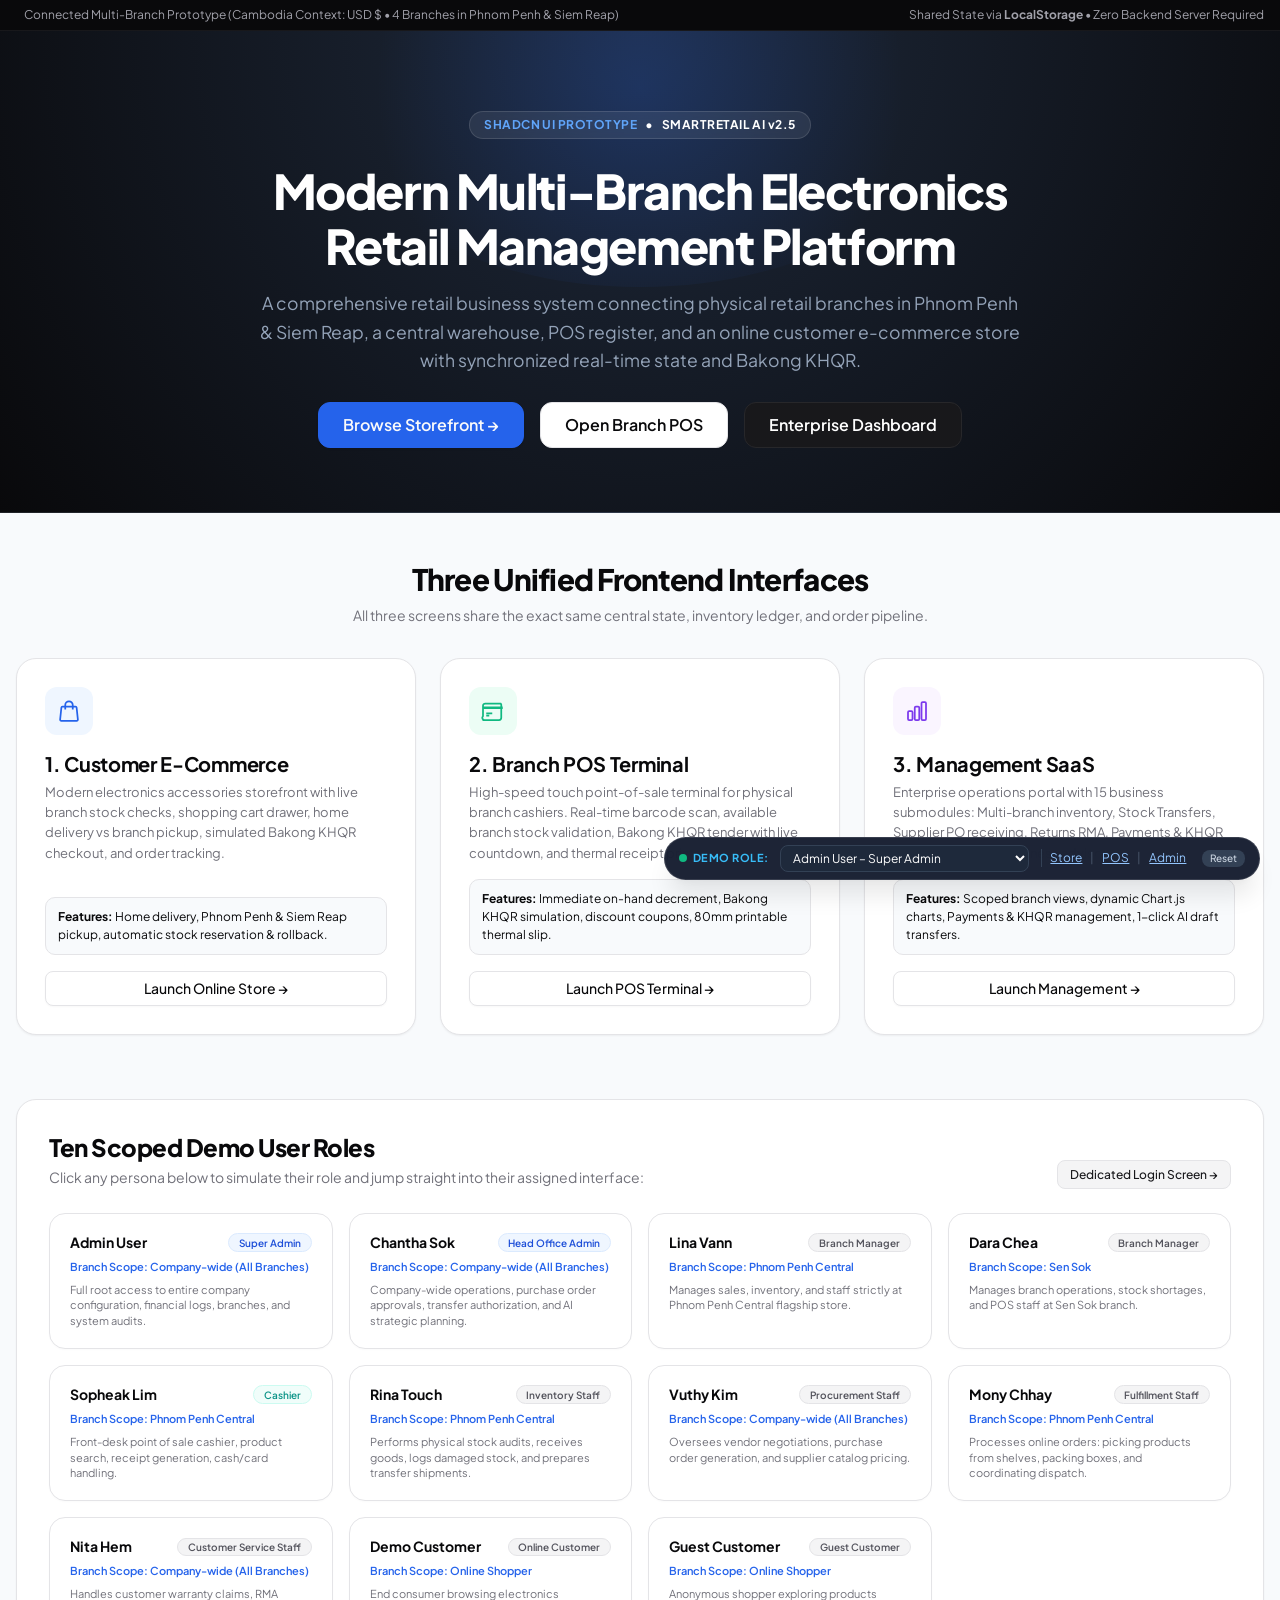
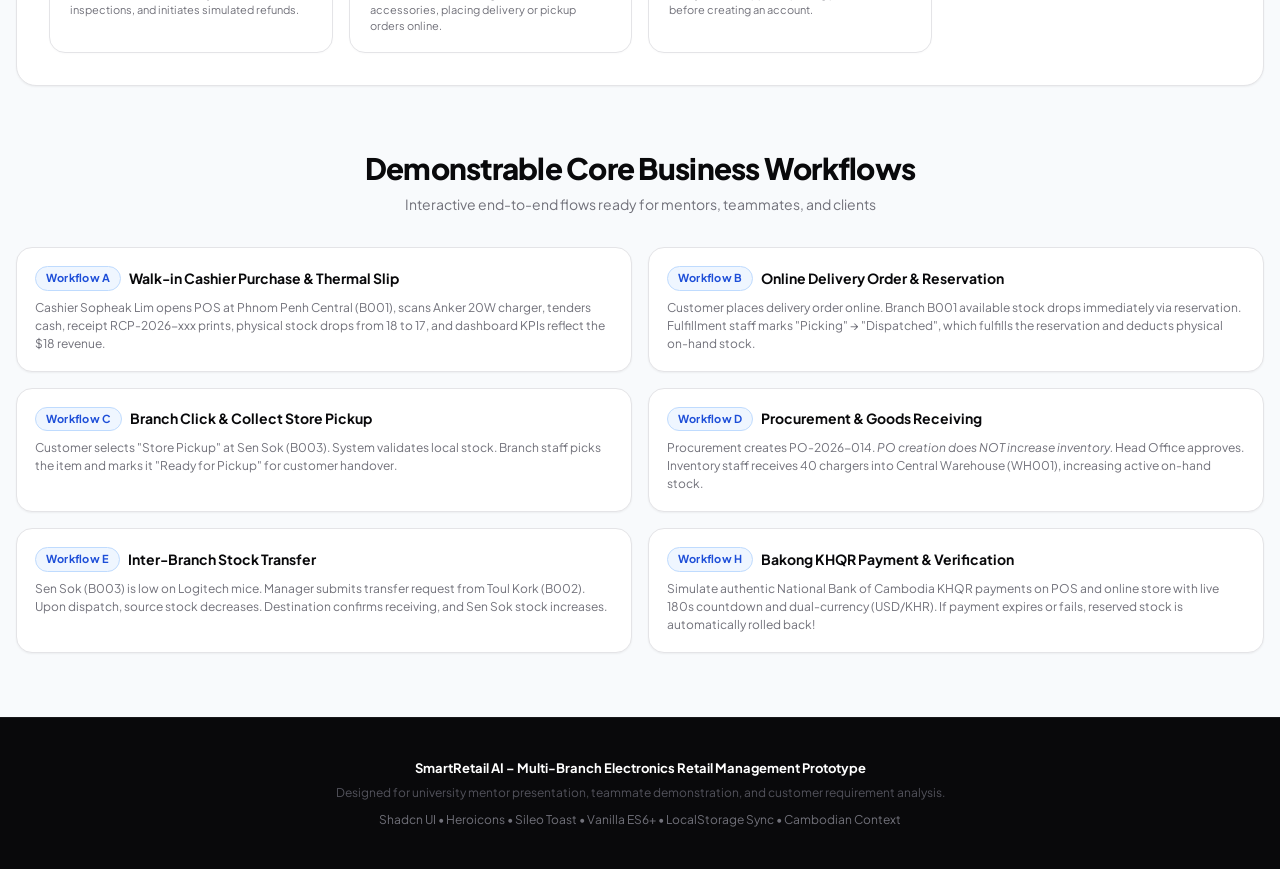
<file: index.html>
<!DOCTYPE html>
<html lang="en">
<head>
  <meta charset="UTF-8" />
  <meta name="viewport" content="width=device-width, initial-scale=1.0" />
  <title>SmartRetail AI – Multi-Branch Retail Management Platform</title>

  <!-- Google Fonts: Plus Jakarta Sans & JetBrains Mono -->
  <link rel="preconnect" href="https://fonts.googleapis.com">
  <link rel="preconnect" href="https://fonts.gstatic.com" crossorigin>
  <link href="https://fonts.googleapis.com/css2?family=Plus+Jakarta+Sans:wght@400;500;600;700;800&family=JetBrains+Mono:wght@400;500;600&display=swap" rel="stylesheet">

  <!-- Design System CSS -->
  <link rel="stylesheet" href="css/variables.css" />
  <link rel="stylesheet" href="css/global.css" />
  <link rel="stylesheet" href="css/components.css" />

  <style>
    .portal-hero {
      background: radial-gradient(circle at 50% 0%, #1e293b 0%, #09090b 100%);
      color: white;
      padding: 5rem 0 4rem;
      text-align: center;
      position: relative;
      overflow: hidden;
      border-bottom: 1px solid rgba(255, 255, 255, 0.08);
    }
    .portal-hero::after {
      content: '';
      position: absolute;
      top: -30%;
      left: 50%;
      transform: translateX(-50%);
      width: 640px;
      height: 400px;
      background: radial-gradient(circle, rgba(37, 99, 235, 0.22) 0%, transparent 70%);
      border-radius: 50%;
      pointer-events: none;
    }
    .app-card {
      background: #ffffff;
      border: 1px solid var(--border);
      border-radius: var(--radius-2xl);
      padding: 1.75rem;
      transition: all var(--transition-normal);
      display: flex;
      flex-direction: column;
      position: relative;
      box-shadow: var(--shadow-xs);
    }
    .app-card:hover {
      transform: translateY(-4px);
      box-shadow: var(--shadow-lg);
      border-color: #2563eb;
    }
    .role-grid {
      display: grid;
      grid-template-columns: repeat(auto-fill, minmax(280px, 1fr));
      gap: 1rem;
      margin-top: 1.5rem;
    }
    .role-card {
      background: #ffffff;
      border: 1px solid var(--border);
      border-radius: var(--radius-xl);
      padding: 1.15rem 1.25rem;
      cursor: pointer;
      transition: all var(--transition-fast);
      display: flex;
      flex-direction: column;
      gap: 6px;
      box-shadow: 0 1px 2px rgba(0, 0, 0, 0.02);
    }
    .role-card:hover {
      border-color: #2563eb;
      background: #f8fafc;
      transform: translateY(-2px);
      box-shadow: var(--shadow-sm);
    }
    .workflow-pill {
      display: inline-flex;
      align-items: center;
      gap: 6px;
      padding: 3px 10px;
      border-radius: var(--radius-full);
      background: #eff6ff;
      color: #1d4ed8;
      font-size: 0.6875rem;
      font-weight: 700;
      border: 1px solid #bfdbfe;
      letter-spacing: 0.02em;
    }
  </style>
</head>
<body>

  <!-- Top Announcement Bar -->
  <header style="background:#09090b; color:#a1a1aa; font-size:12px; padding:6px 0; border-bottom:1px solid #18181b;">
    <div class="container flex justify-between items-center">
      <div class="flex items-center gap-2">
        <span class="sync-indicator"></span>
        <span>Connected Multi-Branch Prototype (Cambodia Context: USD $ &bull; 4 Branches in Phnom Penh & Siem Reap)</span>
      </div>
      <div>
        <span>Shared State via <strong>LocalStorage</strong> &bull; Zero Backend Server Required</span>
      </div>
    </div>
  </header>

  <!-- Hero Banner -->
  <section class="portal-hero">
    <div class="container" style="position:relative; z-index:2;">
      <div style="display:inline-flex; align-items:center; gap:8px; background:rgba(255,255,255,0.08); border:1px solid rgba(255,255,255,0.12); backdrop-filter:blur(8px); padding:4px 14px; border-radius:999px; font-size:12px; font-weight:700; letter-spacing:0.04em; margin-bottom:1.5rem;">
        <span style="color:#60a5fa;">SHADCN UI PROTOTYPE</span> &bull; <span>SMARTRETAIL AI v2.5</span>
      </div>
      <h1 style="font-size:3rem; font-weight:800; color:white; line-height:1.15; margin-bottom:16px; letter-spacing:-0.03em;">
        Modern Multi-Branch Electronics<br/>Retail Management Platform
      </h1>
      <p style="font-size:1.1rem; color:#94a3b8; max-width:760px; margin:0 auto 28px; line-height:1.6;">
        A comprehensive retail business system connecting physical retail branches in Phnom Penh & Siem Reap,
        a central warehouse, POS register, and an online customer e-commerce store with synchronized real-time state and Bakong KHQR.
      </p>

      <div class="flex justify-center gap-4 flex-wrap">
        <a href="store.html" class="btn btn-primary btn-lg" style="background:#2563eb; border-color:#2563eb;">
          Browse Storefront &rarr;
        </a>
        <a href="pos.html" class="btn btn-outline btn-lg" style="background:white; color:#09090b;">
          Open Branch POS
        </a>
        <a href="admin.html" class="btn btn-secondary btn-lg" style="background:#18181b; color:#ffffff; border-color:#27272a;">
          Enterprise Dashboard
        </a>
      </div>
    </div>
  </section>

  <!-- Main Container -->
  <main class="container" style="padding-top:var(--space-12); padding-bottom:var(--space-16);">

    <!-- Section: The 3 Connected Interfaces -->
    <div style="margin-bottom:var(--space-16);">
      <div style="text-align:center; margin-bottom:var(--space-8);">
        <h2 style="font-size:1.85rem; font-weight:800; margin-bottom:6px; letter-spacing:-0.025em;">Three Unified Frontend Interfaces</h2>
        <p style="color:var(--muted-foreground); font-size:14px;">All three screens share the exact same central state, inventory ledger, and order pipeline.</p>
      </div>

      <div class="grid grid-cols-3 gap-6">
        <!-- Storefront Card -->
        <div class="app-card">
          <div style="width:48px; height:48px; border-radius:12px; background:#eff6ff; color:#2563eb; display:flex; align-items:center; justify-content:center; margin-bottom:16px;">
            <svg width="24" height="24" viewBox="0 0 24 24" fill="none" stroke="currentColor" stroke-width="1.75"><path d="M15.75 10.5V6a3.75 3.75 0 10-7.5 0v4.5m11.356-1.993l1.263 12c.07.665-.45 1.243-1.119 1.243H4.25c-.669 0-1.189-.578-1.119-1.243l1.263-12A1.125 1.125 0 015.513 7.5h12.974c.576 0 1.059.435 1.119.993z"/></svg>
          </div>
          <h3 style="font-size:1.25rem; font-weight:700; margin-bottom:6px; letter-spacing:-0.015em;">1. Customer E-Commerce</h3>
          <p style="font-size:13px; color:var(--muted-foreground); line-height:1.55; margin-bottom:16px; flex:1;">
            Modern electronics accessories storefront with live branch stock checks, shopping cart drawer, home delivery vs branch pickup, simulated Bakong KHQR checkout, and order tracking.
          </p>
          <div style="font-size:12px; color:var(--foreground); margin-bottom:16px; padding:10px 12px; background:#f8fafc; border-radius:10px; border:1px solid var(--border);">
            <strong>Features:</strong> Home delivery, Phnom Penh & Siem Reap pickup, automatic stock reservation & rollback.
          </div>
          <a href="store.html" class="btn btn-outline w-full justify-center">Launch Online Store &rarr;</a>
        </div>

        <!-- POS Card -->
        <div class="app-card">
          <div style="width:48px; height:48px; border-radius:12px; background:#ecfdf5; color:#10b981; display:flex; align-items:center; justify-content:center; margin-bottom:16px;">
            <svg width="24" height="24" viewBox="0 0 24 24" fill="none" stroke="currentColor" stroke-width="1.75"><path d="M2.25 8.25h19.5M2.25 9h19.5m-16.5 5.25h6m-6 2.25h3m-6.75 4.5h16.5a2.25 2.25 0 002.25-2.25V6.75A2.25 2.25 0 0019.5 4.5H4.25A2.25 2.25 0 002 6.75v10.5A2.25 2.25 0 004.25 21z"/></svg>
          </div>
          <h3 style="font-size:1.25rem; font-weight:700; margin-bottom:6px; letter-spacing:-0.015em;">2. Branch POS Terminal</h3>
          <p style="font-size:13px; color:var(--muted-foreground); line-height:1.55; margin-bottom:16px; flex:1;">
            High-speed touch point-of-sale terminal for physical branch cashiers. Real-time barcode scan, available branch stock validation, Bakong KHQR tender with live countdown, and thermal receipt print.
          </p>
          <div style="font-size:12px; color:var(--foreground); margin-bottom:16px; padding:10px 12px; background:#f8fafc; border-radius:10px; border:1px solid var(--border);">
            <strong>Features:</strong> Immediate on-hand decrement, Bakong KHQR simulation, discount coupons, 80mm printable thermal slip.
          </div>
          <a href="pos.html" class="btn btn-outline w-full justify-center">Launch POS Terminal &rarr;</a>
        </div>

        <!-- Admin Card -->
        <div class="app-card">
          <div style="width:48px; height:48px; border-radius:12px; background:#faf5ff; color:#7c3aed; display:flex; align-items:center; justify-content:center; margin-bottom:16px;">
            <svg width="24" height="24" viewBox="0 0 24 24" fill="none" stroke="currentColor" stroke-width="1.75"><path d="M3 13.125C3 12.504 3.504 12 4.125 12h2.25c.621 0 1.125.504 1.125 1.125v6.75C7.5 20.496 6.996 21 6.375 21h-2.25A1.125 1.125 0 013 19.875v-6.75zM9.75 8.625c0-.621.504-1.125 1.125-1.125h2.25c.621 0 1.125.504 1.125 1.125v11.25c0 .621-.504 1.125-1.125 1.125h-2.25a1.125 1.125 0 01-1.125-1.125V8.625zM16.5 4.125c0-.621.504-1.125 1.125-1.125h2.25C20.496 3 21 3.504 21 4.125v15.75c0 .621-.504 1.125-1.125 1.125h-2.25a1.125 1.125 0 01-1.125-1.125V4.125z"/></svg>
          </div>
          <h3 style="font-size:1.25rem; font-weight:700; margin-bottom:6px; letter-spacing:-0.015em;">3. Management SaaS</h3>
          <p style="font-size:13px; color:var(--muted-foreground); line-height:1.55; margin-bottom:16px; flex:1;">
            Enterprise operations portal with 15 business submodules: Multi-branch inventory, Stock Transfers, Supplier PO receiving, Returns RMA, Payments & KHQR Ledger, and live AI business advisor.
          </p>
          <div style="font-size:12px; color:var(--foreground); margin-bottom:16px; padding:10px 12px; background:#f8fafc; border-radius:10px; border:1px solid var(--border);">
            <strong>Features:</strong> Scoped branch views, dynamic Chart.js charts, Payments & KHQR management, 1-click AI draft transfers.
          </div>
          <a href="admin.html" class="btn btn-outline w-full justify-center">Launch Management &rarr;</a>
        </div>
      </div>
    </div>

    <!-- Section: 10 Demo Roles Showcase & Instant Switcher -->
    <div style="background:#ffffff; border:1px solid var(--border); border-radius:var(--radius-2xl); padding:2rem; margin-bottom:var(--space-16); box-shadow:var(--shadow-xs);">
      <div style="display:flex; justify-content:space-between; align-items:flex-end; margin-bottom:1.25rem; flex-wrap:wrap; gap:16px;">
        <div>
          <h2 style="font-size:1.5rem; font-weight:800; margin-bottom:4px; letter-spacing:-0.02em;">Ten Scoped Demo User Roles</h2>
          <p style="font-size:14px; color:var(--muted-foreground);">Click any persona below to simulate their role and jump straight into their assigned interface:</p>
        </div>
        <a href="login.html" class="btn btn-secondary btn-sm">Dedicated Login Screen &rarr;</a>
      </div>

      <div class="role-grid" id="portal-role-grid">
        <!-- Rendered dynamically -->
      </div>
    </div>

    <!-- Section: Core Business Workflows -->
    <div>
      <div style="text-align:center; margin-bottom:var(--space-8);">
        <h2 style="font-size:1.85rem; font-weight:800; margin-bottom:6px; letter-spacing:-0.025em;">Demonstrable Core Business Workflows</h2>
        <p style="color:var(--muted-foreground); font-size:14px;">Interactive end-to-end flows ready for mentors, teammates, and clients</p>
      </div>

      <div class="grid grid-cols-2 gap-4">
        <div class="card" style="padding:18px;">
          <div style="display:flex; align-items:center; gap:8px; margin-bottom:8px;">
            <span class="workflow-pill">Workflow A</span>
            <h4 style="font-size:14px; font-weight:700;">Walk-in Cashier Purchase & Thermal Slip</h4>
          </div>
          <p style="font-size:12px; color:var(--muted-foreground); line-height:1.5;">
            Cashier Sopheak Lim opens POS at Phnom Penh Central (B001), scans Anker 20W charger, tenders cash, receipt RCP-2026-xxx prints, physical stock drops from 18 to 17, and dashboard KPIs reflect the $18 revenue.
          </p>
        </div>

        <div class="card" style="padding:18px;">
          <div style="display:flex; align-items:center; gap:8px; margin-bottom:8px;">
            <span class="workflow-pill">Workflow B</span>
            <h4 style="font-size:14px; font-weight:700;">Online Delivery Order & Reservation</h4>
          </div>
          <p style="font-size:12px; color:var(--muted-foreground); line-height:1.5;">
            Customer places delivery order online. Branch B001 available stock drops immediately via reservation. Fulfillment staff marks "Picking" &rarr; "Dispatched", which fulfills the reservation and deducts physical on-hand stock.
          </p>
        </div>

        <div class="card" style="padding:18px;">
          <div style="display:flex; align-items:center; gap:8px; margin-bottom:8px;">
            <span class="workflow-pill">Workflow C</span>
            <h4 style="font-size:14px; font-weight:700;">Branch Click & Collect Store Pickup</h4>
          </div>
          <p style="font-size:12px; color:var(--muted-foreground); line-height:1.5;">
            Customer selects "Store Pickup" at Sen Sok (B003). System validates local stock. Branch staff picks the item and marks it "Ready for Pickup" for customer handover.
          </p>
        </div>

        <div class="card" style="padding:18px;">
          <div style="display:flex; align-items:center; gap:8px; margin-bottom:8px;">
            <span class="workflow-pill">Workflow D</span>
            <h4 style="font-size:14px; font-weight:700;">Procurement & Goods Receiving</h4>
          </div>
          <p style="font-size:12px; color:var(--muted-foreground); line-height:1.5;">
            Procurement creates PO-2026-014. <em>PO creation does NOT increase inventory.</em> Head Office approves. Inventory staff receives 40 chargers into Central Warehouse (WH001), increasing active on-hand stock.
          </p>
        </div>

        <div class="card" style="padding:18px;">
          <div style="display:flex; align-items:center; gap:8px; margin-bottom:8px;">
            <span class="workflow-pill">Workflow E</span>
            <h4 style="font-size:14px; font-weight:700;">Inter-Branch Stock Transfer</h4>
          </div>
          <p style="font-size:12px; color:var(--muted-foreground); line-height:1.5;">
            Sen Sok (B003) is low on Logitech mice. Manager submits transfer request from Toul Kork (B002). Upon dispatch, source stock decreases. Destination confirms receiving, and Sen Sok stock increases.
          </p>
        </div>

        <div class="card" style="padding:18px;">
          <div style="display:flex; align-items:center; gap:8px; margin-bottom:8px;">
            <span class="workflow-pill">Workflow H</span>
            <h4 style="font-size:14px; font-weight:700;">Bakong KHQR Payment & Verification</h4>
          </div>
          <p style="font-size:12px; color:var(--muted-foreground); line-height:1.5;">
            Simulate authentic National Bank of Cambodia KHQR payments on POS and online store with live 180s countdown and dual-currency (USD/KHR). If payment expires or fails, reserved stock is automatically rolled back!
          </p>
        </div>
      </div>
    </div>

  </main>

  <!-- Footer -->
  <footer style="background:#09090b; color:#a1a1aa; padding:2.5rem 0; font-size:12px; border-top:1px solid #18181b; text-align:center;">
    <div class="container">
      <p style="color:#ffffff; font-weight:700; margin-bottom:4px; font-size:13px;">SmartRetail AI – Multi-Branch Electronics Retail Management Prototype</p>
      <p>Designed for university mentor presentation, teammate demonstration, and customer requirement analysis.</p>
      <p style="margin-top:8px; color:#71717a;">Shadcn UI &bull; Heroicons &bull; Sileo Toast &bull; Vanilla ES6+ &bull; LocalStorage Sync &bull; Cambodian Context</p>
    </div>
  </footer>

  <!-- Scripts -->
  <script src="js/data/initial-data.js"></script>
  <script src="js/core/event-bus.js"></script>
  <script src="js/core/state-manager.js"></script>
  <script src="js/core/auth.js"></script>
  <script src="js/services/inventory-service.js"></script>
  <script src="js/services/payment-service.js"></script>
  <script src="js/services/sales-service.js"></script>
  <script src="js/services/order-service.js"></script>
  <script src="js/services/transfer-service.js"></script>
  <script src="js/services/purchase-service.js"></script>
  <script src="js/services/return-service.js"></script>
  <script src="js/services/report-service.js"></script>
  <script src="js/services/ai-service.js"></script>
  <script src="js/components/icons.js"></script>
  <script src="js/components/toast.js"></script>
  <script src="js/components/modal.js"></script>
  <script src="js/components/demo-bar.js"></script>

  <script>
    document.addEventListener('DOMContentLoaded', () => {
      const roleGrid = document.getElementById('portal-role-grid');
      if (!roleGrid) return;

      const users = INITIAL_USERS || [];
      roleGrid.innerHTML = users.map(u => `
        <div class="role-card" onclick="authService.switchUserById('${u.id}', true)">
          <div style="display:flex; justify-content:space-between; align-items:center;">
            <span style="font-weight:700; color:var(--foreground); font-size:14px;">${u.name}</span>
            <span class="badge ${u.role === 'Cashier' ? 'badge-teal' : u.role.includes('Admin') ? 'badge-primary' : 'badge-secondary'}" style="font-size:10px;">
              ${u.role}
            </span>
          </div>
          <div style="font-size:11px; color:#2563eb; font-weight:600;">
            Branch Scope: ${u.branch === 'All' ? 'Company-wide (All Branches)' : u.branch === 'Customer' ? 'Online Shopper' : `${u.branchName || u.branch}`}
          </div>
          <p style="font-size:11px; color:var(--muted-foreground); line-height:1.45; margin:0;">${u.description}</p>
        </div>
      `).join('');
    });
  </script>
</body>
</html>
</file>
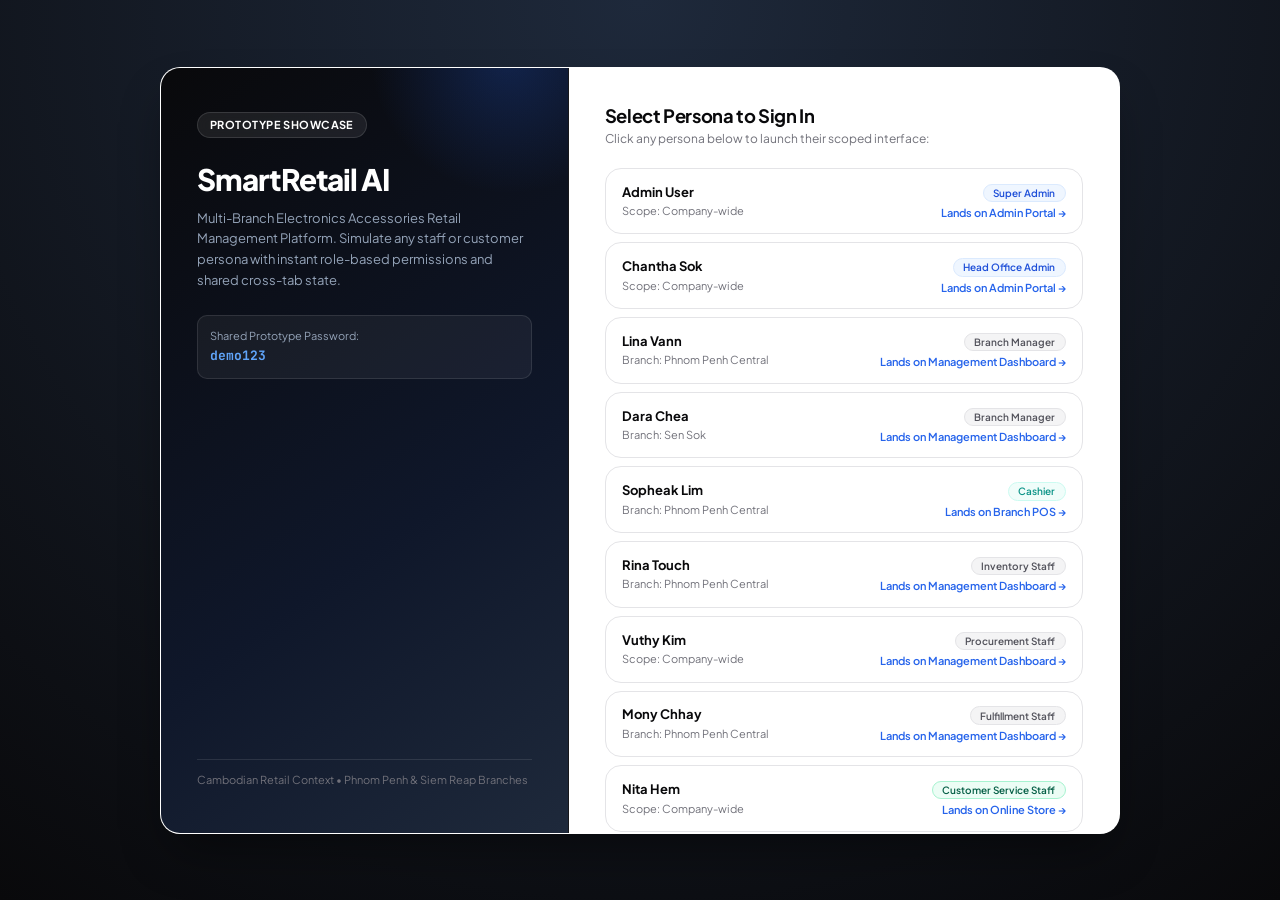
<file: login.html>
<!DOCTYPE html>
<html lang="en">
<head>
  <meta charset="UTF-8" />
  <meta name="viewport" content="width=device-width, initial-scale=1.0" />
  <title>SmartRetail AI – Demo Role Login Portal</title>

  <!-- Google Fonts: Plus Jakarta Sans & JetBrains Mono -->
  <link rel="preconnect" href="https://fonts.googleapis.com">
  <link rel="preconnect" href="https://fonts.gstatic.com" crossorigin>
  <link href="https://fonts.googleapis.com/css2?family=Plus+Jakarta+Sans:wght@400;500;600;700;800&family=JetBrains+Mono:wght@400;500;600&display=swap" rel="stylesheet">

  <!-- Design System CSS -->
  <link rel="stylesheet" href="css/variables.css" />
  <link rel="stylesheet" href="css/global.css" />
  <link rel="stylesheet" href="css/components.css" />

  <style>
    body {
      background: radial-gradient(circle at 50% 0%, #1e293b 0%, #09090b 100%);
      min-height: 100vh;
      display: flex;
      align-items: center;
      justify-content: center;
      padding: var(--space-6);
      font-family: var(--font-family);
    }
    .login-container {
      width: 100%;
      max-width: 960px;
      background: #ffffff;
      border-radius: var(--radius-2xl);
      overflow: hidden;
      box-shadow: 0 25px 50px -12px rgba(0, 0, 0, 0.45);
      border: 1px solid rgba(255, 255, 255, 0.1);
      display: grid;
      grid-template-columns: 1fr 1.35fr;
    }
    .login-left {
      background: linear-gradient(145deg, #09090b 0%, #0f172a 60%, #1e293b 100%);
      color: white;
      padding: 2.75rem 2.25rem;
      display: flex;
      flex-direction: column;
      justify-content: space-between;
      border-right: 1px solid #18181b;
      position: relative;
      overflow: hidden;
    }
    .login-left::before {
      content: '';
      position: absolute;
      top: -20%;
      right: -20%;
      width: 280px;
      height: 280px;
      background: radial-gradient(circle, rgba(37, 99, 235, 0.25) 0%, rgba(0, 0, 0, 0) 70%);
      border-radius: 50%;
      pointer-events: none;
    }
    .login-right {
      padding: 2.25rem;
      max-height: 85vh;
      overflow-y: auto;
      background: #ffffff;
    }
    .role-btn-card {
      display: flex;
      align-items: center;
      justify-content: space-between;
      padding: 0.75rem 1rem;
      border: 1px solid var(--border);
      border-radius: var(--radius-xl);
      cursor: pointer;
      transition: all var(--transition-fast);
      margin-bottom: 0.5rem;
      background: #ffffff;
    }
    .role-btn-card:hover {
      border-color: #2563eb;
      background: #f8fafc;
      transform: translateX(3px);
      box-shadow: var(--shadow-sm);
    }
  </style>
</head>
<body>

  <div class="login-container">
    <!-- Left Banner -->
    <div class="login-left">
      <div style="position:relative; z-index:2;">
        <div style="display:inline-flex; align-items:center; gap:8px; background:rgba(255,255,255,0.08); border:1px solid rgba(255,255,255,0.12); backdrop-filter:blur(6px); padding:4px 12px; border-radius:999px; font-size:11px; font-weight:700; margin-bottom:1.5rem; letter-spacing:0.04em;">
          <span>PROTOTYPE SHOWCASE</span>
        </div>
        <h2 style="font-size:1.85rem; font-weight:800; color:white; margin-bottom:10px; line-height:1.2; letter-spacing:-0.03em;">
          SmartRetail AI
        </h2>
        <p style="color:#94a3b8; font-size:13px; line-height:1.6; margin-bottom:1.5rem;">
          Multi-Branch Electronics Accessories Retail Management Platform.
          Simulate any staff or customer persona with instant role-based permissions and shared cross-tab state.
        </p>

        <div style="background:rgba(255,255,255,0.05); border:1px solid rgba(255,255,255,0.1); border-radius:10px; padding:12px; font-size:12px;">
          <div style="color:#94a3b8; font-size:11px; margin-bottom:2px;">Shared Prototype Password:</div>
          <code style="color:#60a5fa; font-size:13px; font-weight:700; font-family:var(--font-mono);">demo123</code>
        </div>
      </div>

      <div style="font-size:11px; color:#71717a; border-top:1px solid rgba(255,255,255,0.1); padding-top:12px; position:relative; z-index:2;">
        Cambodian Retail Context &bull; Phnom Penh & Siem Reap Branches
      </div>
    </div>

    <!-- Right Quick Login Cards -->
    <div class="login-right">
      <div style="margin-bottom:1.25rem;">
        <h3 style="font-size:1.15rem; font-weight:700; color:var(--foreground); letter-spacing:-0.02em;">Select Persona to Sign In</h3>
        <p style="font-size:12px; color:var(--muted-foreground); margin-top:2px;">Click any persona below to launch their scoped interface:</p>
      </div>

      <div id="roles-login-list">
        <!-- Rendered dynamically -->
      </div>

      <div style="margin-top:1.25rem; text-align:center;">
        <a href="index.html" class="btn btn-ghost btn-sm" style="font-size:12px; color:var(--muted-foreground);">
          &larr; Back to Platform Showcase Portal
        </a>
      </div>
    </div>
  </div>

  <!-- Scripts -->
  <script src="js/data/initial-data.js"></script>
  <script src="js/core/event-bus.js"></script>
  <script src="js/core/state-manager.js"></script>
  <script src="js/core/auth.js"></script>
  <script src="js/components/icons.js"></script>
  <script src="js/components/toast.js"></script>

  <script>
    document.addEventListener('DOMContentLoaded', () => {
      const container = document.getElementById('roles-login-list');
      if (!container) return;

      const users = INITIAL_USERS || [];

      container.innerHTML = users.map(u => {
        let badgeCls = 'badge-secondary';
        let targetApp = 'Management Dashboard';
        if (u.role === 'Cashier') {
          badgeCls = 'badge-teal';
          targetApp = 'Branch POS';
        } else if (u.role.includes('Admin')) {
          badgeCls = 'badge-primary';
          targetApp = 'Admin Portal';
        } else if (u.role.includes('Customer')) {
          badgeCls = 'badge-success';
          targetApp = 'Online Store';
        }

        return `
          <div class="role-btn-card" onclick="authService.switchUserById('${u.id}', true)">
            <div>
              <div style="font-weight:700; font-size:13px; color:var(--foreground);">${u.name}</div>
              <div style="font-size:11px; color:var(--muted-foreground); margin-top:1px;">
                ${u.branch !== 'All' && u.branch !== 'Customer' ? `Branch: ${u.branchName || u.branch}` : 'Scope: Company-wide'}
              </div>
            </div>
            <div style="text-align:right;">
              <span class="badge ${badgeCls}" style="font-size:10px;">${u.role}</span>
              <div style="font-size:11px; color:#2563eb; font-weight:600; margin-top:3px;">Lands on ${targetApp} &rarr;</div>
            </div>
          </div>
        `;
      }).join('');
    });
  </script>
</body>
</html>
</file>
<file: css/global.css>
/* ==========================================================================
   SmartRetail AI - Global Base Styles & Utilities
   ========================================================================== */

@import url('https://fonts.googleapis.com/css2?family=Inter:wght@300;400;500;600;700;800&family=JetBrains+Mono:wght@400;500&display=swap');
@import url('./variables.css');
@import url('./responsive.css');

*, *::before, *::after {
  box-sizing: border-box;
  margin: 0;
  padding: 0;
}

html {
  font-size: 16px;
  scroll-behavior: smooth;
  -webkit-font-smoothing: antialiased;
  -moz-osx-font-smoothing: grayscale;
}

body {
  font-family: var(--font-family);
  font-size: var(--font-sm);
  line-height: 1.5;
  color: var(--text-main);
  background-color: var(--bg-app);
  min-height: 100vh;
  display: flex;
  flex-direction: column;
}

/* Typography Defaults */
h1, h2, h3, h4, h5, h6 {
  color: var(--text-main);
  font-weight: var(--font-weight-bold);
  line-height: 1.25;
}

h1 { font-size: var(--font-3xl); letter-spacing: -0.02em; }
h2 { font-size: var(--font-2xl); letter-spacing: -0.015em; }
h3 { font-size: var(--font-xl); }
h4 { font-size: var(--font-lg); }
h5 { font-size: var(--font-base); }
h6 { font-size: var(--font-sm); text-transform: uppercase; letter-spacing: 0.05em; color: var(--text-muted); }

p {
  color: var(--text-secondary);
  line-height: 1.6;
}

a {
  color: var(--color-primary-600);
  text-decoration: none;
  transition: color var(--transition-fast);
}

a:hover {
  color: var(--color-primary-700);
}

img {
  max-width: 100%;
  height: auto;
  display: block;
}

button, input, select, textarea {
  font-family: inherit;
  font-size: inherit;
  color: inherit;
}

button {
  cursor: pointer;
  border: none;
  background: none;
}

/* Scrollbars */
::-webkit-scrollbar {
  width: 6px;
  height: 6px;
}
::-webkit-scrollbar-track {
  background: var(--bg-surface-alt);
}
::-webkit-scrollbar-thumb {
  background: #cbd5e1;
  border-radius: 999px;
}
::-webkit-scrollbar-thumb:hover {
  background: #94a3b8;
}

/* Common Layout Utilities */
.container {
  width: 100%;
  max-width: 1400px;
  margin: 0 auto;
  padding: 0 var(--space-4);
}

.flex { display: flex; }
.flex-col { display: flex; flex-direction: column; }
.items-center { align-items: center; }
.items-start { align-items: flex-start; }
.justify-between { justify-content: space-between; }
.justify-center { justify-content: center; }
.justify-end { justify-content: flex-end; }
.gap-1 { gap: var(--space-1); }
.gap-2 { gap: var(--space-2); }
.gap-3 { gap: var(--space-3); }
.gap-4 { gap: var(--space-4); }
.gap-6 { gap: var(--space-6); }
.gap-8 { gap: var(--space-8); }
.flex-1 { flex: 1 1 0%; }
.flex-wrap { flex-wrap: wrap; }

.grid { display: grid; }
.grid-cols-2 { grid-template-columns: repeat(2, minmax(0, 1fr)); }
.grid-cols-3 { grid-template-columns: repeat(3, minmax(0, 1fr)); }
.grid-cols-4 { grid-template-columns: repeat(4, minmax(0, 1fr)); }

.w-full { width: 100%; }
.h-full { height: 100%; }

.text-xs { font-size: var(--font-xs); }
.text-sm { font-size: var(--font-sm); }
.text-base { font-size: var(--font-base); }
.text-lg { font-size: var(--font-lg); }
.text-xl { font-size: var(--font-xl); }
.text-2xl { font-size: var(--font-2xl); }

.font-medium { font-weight: var(--font-weight-medium); }
.font-semibold { font-weight: var(--font-weight-semibold); }
.font-bold { font-weight: var(--font-weight-bold); }

.text-muted { color: var(--text-muted); }
.text-secondary { color: var(--text-secondary); }
.text-primary { color: var(--color-primary-600); }
.text-success { color: var(--color-success); }
.text-warning { color: var(--color-warning); }
.text-danger { color: var(--color-danger); }
.text-accent { color: var(--color-accent); }

.bg-white { background-color: var(--bg-surface); }
.bg-muted { background-color: var(--bg-surface-alt); }

.rounded-sm { border-radius: var(--radius-sm); }
.rounded-md { border-radius: var(--radius-md); }
.rounded-lg { border-radius: var(--radius-lg); }
.rounded-xl { border-radius: var(--radius-xl); }
.rounded-full { border-radius: var(--radius-full); }

.border { border: 1px solid var(--border-default); }
.shadow-sm { box-shadow: var(--shadow-sm); }
.shadow-md { box-shadow: var(--shadow-md); }
.shadow-lg { box-shadow: var(--shadow-lg); }

/* Badges & Status Pills */
.badge {
  display: inline-flex;
  align-items: center;
  gap: 0.35rem;
  padding: 0.2rem 0.6rem;
  font-size: var(--font-xs);
  font-weight: var(--font-weight-semibold);
  border-radius: var(--radius-full);
  line-height: 1;
  text-transform: capitalize;
  white-space: nowrap;
}

.badge-dot {
  width: 6px;
  height: 6px;
  border-radius: 50%;
  display: inline-block;
}

.badge-primary {
  background-color: var(--color-primary-50);
  color: var(--color-primary-700);
  border: 1px solid var(--color-primary-100);
}
.badge-primary .badge-dot { background-color: var(--color-primary-600); }

.badge-success {
  background-color: var(--color-success-bg);
  color: var(--color-success-text);
  border: 1px solid var(--color-success-border);
}
.badge-success .badge-dot { background-color: var(--color-success); }

.badge-warning {
  background-color: var(--color-warning-bg);
  color: var(--color-warning-text);
  border: 1px solid var(--color-warning-border);
}
.badge-warning .badge-dot { background-color: var(--color-warning); }

.badge-danger {
  background-color: var(--color-danger-bg);
  color: var(--color-danger-text);
  border: 1px solid var(--color-danger-border);
}
.badge-danger .badge-dot { background-color: var(--color-danger); }

.badge-info {
  background-color: var(--color-info-bg);
  color: var(--color-info-text);
  border: 1px solid var(--color-info-border);
}
.badge-info .badge-dot { background-color: var(--color-info); }

.badge-secondary {
  background-color: var(--bg-surface-alt);
  color: var(--text-secondary);
  border: 1px solid var(--border-default);
}
.badge-secondary .badge-dot { background-color: var(--text-muted); }

.badge-teal {
  background-color: var(--color-accent-50);
  color: var(--color-accent);
  border: 1px solid var(--color-accent-100);
}
.badge-teal .badge-dot { background-color: var(--color-accent); }

/* Simulation Disclaimer Tags */
.sim-pill {
  display: inline-flex;
  align-items: center;
  gap: 4px;
  font-size: 0.7rem;
  font-weight: 700;
  text-transform: uppercase;
  letter-spacing: 0.05em;
  padding: 2px 8px;
  border-radius: var(--radius-full);
  background: #f1f5f9;
  color: #475569;
  border: 1px dashed #cbd5e1;
}

.sim-alert {
  padding: var(--space-3) var(--space-4);
  border-radius: var(--radius-md);
  font-size: var(--font-xs);
  display: flex;
  align-items: center;
  gap: var(--space-3);
  background: #f8fafc;
  border-left: 3px solid #3b82f6;
  color: #334155;
  margin-bottom: var(--space-4);
}

/* Animations */
@keyframes fadeIn {
  from { opacity: 0; transform: translateY(4px); }
  to { opacity: 1; transform: translateY(0); }
}

@keyframes pulse {
  0%, 100% { opacity: 1; }
  50% { opacity: 0.5; }
}

.animate-fade-in {
  animation: fadeIn 200ms ease-out forwards;
}

.animate-pulse {
  animation: pulse 2s cubic-bezier(0.4, 0, 0.6, 1) infinite;
}

/* Skeleton Loading helper */
.skeleton {
  background: linear-gradient(90deg, #f1f5f9 25%, #e2e8f0 50%, #f1f5f9 75%);
  background-size: 200% 100%;
  animation: shimmer 1.5s infinite;
  border-radius: var(--radius-sm);
}

@keyframes shimmer {
  0% { background-position: 200% 0; }
  100% { background-position: -200% 0; }
}

/* Utility Hidden */
.hidden { display: none !important; }
</file>
<file: css/components.css>
/* ==========================================================================
   SmartRetail AI - Modern Shadcn UI Components & Sileo Toast System
   Features:
   1. Shadcn Buttons (default, secondary, outline, ghost, destructive, success)
   2. Shadcn Cards & Interactive Hover Templates
   3. Shadcn Stat / KPI Metric Cards
   4. Shadcn Input, Select, Textarea Controls
   5. Shadcn Pill Tabs & Badges
   6. Modern Sileo / Sonner Frosted Glass Toasts with Heroicons
   7. Modals / Dialogs with Blur Backdrop
   8. Authentic Bakong KHQR Payment Visual Frame
   ========================================================================== */

/* --------------------------------------------------------------------------
   1. Buttons (Shadcn Variants)
   -------------------------------------------------------------------------- */
.btn {
  display: inline-flex;
  align-items: center;
  justify-content: center;
  gap: 0.5rem;
  padding: 0.5rem 0.95rem;
  font-size: var(--font-sm);
  font-weight: var(--font-weight-medium);
  border-radius: var(--radius-md);
  border: 1px solid transparent;
  transition: all var(--transition-fast);
  white-space: nowrap;
  user-select: none;
  cursor: pointer;
  line-height: 1.25;
}

.btn:active {
  transform: scale(0.98);
}

.btn:disabled, .btn[disabled] {
  opacity: 0.5;
  cursor: not-allowed;
  pointer-events: none;
}

/* Default / Primary: High-contrast Dark Slate (Signature Shadcn) */
.btn-primary, .btn-default {
  background-color: var(--primary);
  color: var(--primary-foreground);
  box-shadow: 0 1px 2px rgba(0, 0, 0, 0.08);
  border-color: rgba(255, 255, 255, 0.08);
}
.btn-primary:hover, .btn-default:hover {
  background-color: var(--primary-hover);
  color: #ffffff;
  box-shadow: 0 2px 4px rgba(0, 0, 0, 0.12);
}

/* Electric Blue Action Button */
.btn-blue {
  background-color: var(--color-primary-600);
  color: #ffffff;
  box-shadow: 0 1px 2px rgba(37, 99, 235, 0.25);
}
.btn-blue:hover {
  background-color: var(--color-primary-700);
  color: #ffffff;
}

/* Secondary */
.btn-secondary {
  background-color: var(--secondary);
  color: var(--secondary-foreground);
  border-color: var(--border);
}
.btn-secondary:hover {
  background-color: var(--secondary-hover);
  color: #000000;
}

/* Outline */
.btn-outline {
  background-color: #ffffff;
  color: var(--foreground);
  border-color: var(--border);
  box-shadow: 0 1px 2px rgba(0, 0, 0, 0.03);
}
.btn-outline:hover {
  background-color: var(--muted);
  border-color: var(--border-strong);
  color: var(--foreground);
}

/* Ghost */
.btn-ghost {
  background-color: transparent;
  color: var(--text-secondary);
}
.btn-ghost:hover {
  background-color: var(--muted);
  color: var(--foreground);
}

/* Destructive */
.btn-danger, .btn-destructive {
  background-color: var(--destructive);
  color: var(--destructive-foreground);
  box-shadow: 0 1px 2px rgba(239, 68, 68, 0.2);
}
.btn-danger:hover, .btn-destructive:hover {
  background-color: var(--destructive-hover);
  color: #ffffff;
}

/* Success / Emerald */
.btn-success {
  background-color: var(--color-success);
  color: #ffffff;
  box-shadow: 0 1px 2px rgba(16, 185, 129, 0.2);
}
.btn-success:hover {
  background-color: #059669;
  color: #ffffff;
}

/* Teal Accent */
.btn-teal {
  background-color: var(--color-accent);
  color: #ffffff;
  box-shadow: 0 1px 2px rgba(13, 148, 136, 0.2);
}
.btn-teal:hover {
  background-color: #0f766e;
}

/* Sizes */
.btn-xs {
  padding: 0.25rem 0.5rem;
  font-size: var(--font-xs);
  border-radius: var(--radius-sm);
}

.btn-sm {
  padding: 0.35rem 0.75rem;
  font-size: var(--font-xs);
  border-radius: var(--radius-md);
}

.btn-lg {
  padding: 0.75rem 1.5rem;
  font-size: var(--font-base);
  border-radius: var(--radius-lg);
  font-weight: var(--font-weight-semibold);
}

.btn-icon {
  padding: 0.5rem;
  border-radius: var(--radius-md);
  aspect-ratio: 1;
}

/* --------------------------------------------------------------------------
   2. Form Elements (Shadcn Inputs)
   -------------------------------------------------------------------------- */
.form-group {
  margin-bottom: var(--space-4);
  display: flex;
  flex-direction: column;
  gap: 0.375rem;
}

.form-label {
  font-size: var(--font-xs);
  font-weight: var(--font-weight-semibold);
  color: var(--foreground);
  display: flex;
  align-items: center;
  justify-content: space-between;
  letter-spacing: -0.01em;
}

.form-input, .form-select, .form-textarea {
  width: 100%;
  padding: 0.55rem 0.85rem;
  font-size: var(--font-sm);
  color: var(--foreground);
  background-color: #ffffff;
  border: 1px solid var(--border);
  border-radius: var(--radius-md);
  box-shadow: 0 1px 2px rgba(0, 0, 0, 0.03);
  transition: border-color var(--transition-fast), box-shadow var(--transition-fast);
}

.form-input:focus, .form-select:focus, .form-textarea:focus {
  outline: none;
  border-color: var(--ring);
  box-shadow: 0 0 0 3px rgba(37, 99, 235, 0.12);
}

.form-input::placeholder, .form-textarea::placeholder {
  color: var(--muted-foreground);
}

.form-hint {
  font-size: var(--font-xs);
  color: var(--muted-foreground);
  margin-top: 0.2rem;
}

.form-error {
  font-size: var(--font-xs);
  color: var(--color-danger);
  margin-top: 0.2rem;
}

.input-icon-wrapper {
  position: relative;
  display: flex;
  align-items: center;
}

.input-icon-wrapper svg {
  position: absolute;
  left: 0.85rem;
  color: var(--muted-foreground);
  pointer-events: none;
}

.input-icon-wrapper .form-input {
  padding-left: 2.35rem;
}

/* --------------------------------------------------------------------------
   3. Cards (Shadcn Card System)
   -------------------------------------------------------------------------- */
.card {
  background-color: var(--card);
  border: 1px solid var(--border);
  border-radius: var(--radius-xl);
  box-shadow: var(--shadow-xs);
  overflow: hidden;
  transition: all var(--transition-normal);
}

.card-interactive {
  cursor: pointer;
}
.card-interactive:hover {
  transform: translateY(-2px);
  border-color: var(--border-strong);
  box-shadow: var(--shadow-md);
}

.card-header {
  padding: 1.25rem 1.5rem;
  border-bottom: 1px solid var(--border);
  display: flex;
  align-items: center;
  justify-content: space-between;
  background-color: var(--card);
}

.card-title {
  font-size: 1rem;
  font-weight: var(--font-weight-bold);
  color: var(--foreground);
  letter-spacing: -0.015em;
  line-height: 1.3;
}

.card-subtitle, .card-description {
  font-size: var(--font-xs);
  color: var(--muted-foreground);
  margin-top: 0.25rem;
}

.card-body, .card-content {
  padding: 1.25rem 1.5rem;
}

.card-footer {
  padding: 0.85rem 1.5rem;
  background-color: #fafafa;
  border-top: 1px solid var(--border);
  display: flex;
  align-items: center;
  justify-content: space-between;
}

/* --------------------------------------------------------------------------
   4. Stat KPI Metric Cards (Clean Shadcn UI Minimalist Style)
   -------------------------------------------------------------------------- */
.stat-card {
  background-color: #ffffff;
  border: 1px solid #e2e8f0;
  border-radius: var(--radius-xl);
  padding: 1.25rem 1.25rem 1.15rem;
  box-shadow: 0 1px 2px 0 rgba(0, 0, 0, 0.04);
  display: flex;
  flex-direction: column;
  justify-content: space-between;
  position: relative;
  transition: border-color var(--transition-fast), box-shadow var(--transition-fast), transform var(--transition-fast);
}

.stat-card:hover {
  transform: translateY(-2px);
  border-color: #cbd5e1;
  box-shadow: 0 6px 14px -3px rgba(0, 0, 0, 0.06);
}

.stat-card-header {
  display: flex;
  align-items: center;
  justify-content: space-between;
  margin-bottom: 0.5rem;
}

.stat-card-title {
  font-size: 0.8125rem;
  font-weight: 500;
  color: #64748b;
  letter-spacing: -0.01em;
}

.stat-card-icon {
  color: #94a3b8;
  display: flex;
  align-items: center;
  justify-content: center;
}

.stat-card-value {
  font-size: 1.875rem;
  font-weight: 700;
  color: #0f172a;
  letter-spacing: -0.03em;
  font-variant-numeric: tabular-nums;
  line-height: 1.15;
  margin-bottom: 0.4rem;
}

.stat-card-desc {
  font-size: 0.75rem;
  color: #64748b;
  display: flex;
  align-items: center;
  gap: 0.35rem;
  line-height: 1.3;
}

.stat-card-desc .stat-trend-up {
  color: #16a34a;
  font-weight: 600;
  display: inline-flex;
  align-items: center;
}

.stat-card-desc .stat-trend-warn {
  color: #d97706;
  font-weight: 600;
}

.stat-card-desc .stat-trend-info {
  color: #2563eb;
  font-weight: 600;
}

.stat-card-footer {
  display: flex;
  align-items: center;
  justify-content: space-between;
  margin-top: 0.25rem;
  font-size: 0.75rem;
  color: #64748b;
}

.trend-pill-up {
  display: inline-flex;
  align-items: center;
  gap: 4px;
  padding: 2px 8px;
  border-radius: 9999px;
  font-size: 11px;
  font-weight: 700;
  background: #ecfdf5;
  color: #059669;
  border: 1px solid #a7f3d0;
}

.trend-pill-neutral {
  display: inline-flex;
  align-items: center;
  gap: 4px;
  padding: 2px 8px;
  border-radius: 9999px;
  font-size: 11px;
  font-weight: 700;
  background: #f8fafc;
  color: #475569;
  border: 1px solid #e2e8f0;
}

.trend-pill-warn {
  display: inline-flex;
  align-items: center;
  gap: 4px;
  padding: 2px 8px;
  border-radius: 9999px;
  font-size: 11px;
  font-weight: 700;
  background: #fffbeb;
  color: #d97706;
  border: 1px solid #fde68a;
}

.trend-up {
  color: var(--color-success);
  display: inline-flex;
  align-items: center;
  font-weight: var(--font-weight-semibold);
  gap: 2px;
}

.trend-down {
  color: var(--color-danger);
  display: inline-flex;
  align-items: center;
  font-weight: var(--font-weight-semibold);
  gap: 2px;
}

/* Real-Time Live Status Indicator */
.kpi-pulse-live {
  display: inline-flex;
  align-items: center;
  gap: 6px;
  font-size: 10px;
  font-weight: 700;
  text-transform: uppercase;
  letter-spacing: 0.05em;
  color: #059669;
  background: #ecfdf5;
  border: 1px solid #a7f3d0;
  padding: 2px 8px;
  border-radius: 9999px;
}

.kpi-pulse-dot {
  width: 6px;
  height: 6px;
  border-radius: 50%;
  background: #10b981;
  box-shadow: 0 0 0 0 rgba(16, 185, 129, 0.7);
  animation: kpiPulseAnim 2s infinite;
}

@keyframes kpiPulseAnim {
  0% { transform: scale(0.95); box-shadow: 0 0 0 0 rgba(16, 185, 129, 0.7); }
  70% { transform: scale(1); box-shadow: 0 0 0 6px rgba(16, 185, 129, 0); }
  100% { transform: scale(0.95); box-shadow: 0 0 0 0 rgba(16, 185, 129, 0); }
}

/* Micro Progress Bar & Multi-Segment Stacked Gauge */
.kpi-progress-track {
  height: 7px;
  background: #f1f5f9;
  border-radius: 9999px;
  overflow: hidden;
  margin: 0.5rem 0;
  display: flex;
}

.kpi-progress-fill {
  height: 100%;
  border-radius: 9999px;
  transition: width 0.6s cubic-bezier(0.16, 1, 0.3, 1);
}

.kpi-stacked-seg {
  height: 100%;
  transition: width 0.6s ease;
}

.kpi-metric-badge {
  font-size: 11px;
  font-weight: 600;
  padding: 2px 6px;
  border-radius: 6px;
  background: #f8fafc;
  color: #475569;
  border: 1px solid #e2e8f0;
}

/* --------------------------------------------------------------------------
   5. Modern Pill Tabs (Shadcn Tabs)
   -------------------------------------------------------------------------- */
.tabs-list {
  display: inline-flex;
  align-items: center;
  gap: 4px;
  background-color: #f1f5f9;
  padding: 4px;
  border-radius: var(--radius-lg);
  border: 1px solid var(--border);
}

.tab-btn {
  display: inline-flex;
  align-items: center;
  justify-content: center;
  padding: 0.4rem 0.9rem;
  font-size: var(--font-xs);
  font-weight: var(--font-weight-medium);
  color: var(--muted-foreground);
  border-radius: var(--radius-md);
  border: none;
  background: transparent;
  cursor: pointer;
  transition: all var(--transition-fast);
  white-space: nowrap;
}

.tab-btn:hover {
  color: var(--foreground);
}

.tab-btn.active {
  background-color: #ffffff;
  color: var(--foreground);
  font-weight: var(--font-weight-semibold);
  box-shadow: 0 1px 3px rgba(0, 0, 0, 0.08);
}

/* --------------------------------------------------------------------------
   6. Data Tables
   -------------------------------------------------------------------------- */
.table-container {
  width: 100%;
  overflow-x: auto;
  background: var(--card);
  border: 1px solid var(--border);
  border-radius: var(--radius-xl);
  box-shadow: var(--shadow-xs);
}

.table {
  width: 100%;
  border-collapse: collapse;
  text-align: left;
  font-size: var(--font-sm);
}

.table th {
  background-color: #fafafa;
  color: var(--muted-foreground);
  font-weight: var(--font-weight-semibold);
  font-size: 0.75rem;
  text-transform: uppercase;
  letter-spacing: 0.04em;
  padding: 0.8rem 1rem;
  border-bottom: 1px solid var(--border);
  white-space: nowrap;
}

.table td {
  padding: 0.9rem 1rem;
  border-bottom: 1px solid var(--border);
  color: var(--foreground);
  vertical-align: middle;
}

.table tbody tr:last-child td {
  border-bottom: none;
}

.table tbody tr:hover {
  background-color: #f8fafc;
}

.empty-state {
  text-align: center;
  padding: var(--space-12) var(--space-4);
  color: var(--muted-foreground);
}
.empty-state-icon {
  margin: 0 auto var(--space-3);
  width: 44px;
  height: 44px;
  color: #a1a1aa;
}

/* --------------------------------------------------------------------------
   7. Modals / Dialogs (Shadcn Dialog)
   -------------------------------------------------------------------------- */
.modal-backdrop {
  position: fixed;
  inset: 0;
  background-color: rgba(9, 9, 11, 0.5);
  backdrop-filter: blur(8px);
  -webkit-backdrop-filter: blur(8px);
  z-index: var(--z-modal);
  display: flex;
  align-items: center;
  justify-content: center;
  padding: var(--space-4);
  animation: fadeIn 160ms ease-out;
}

.modal {
  background: #ffffff;
  border-radius: var(--radius-2xl);
  box-shadow: var(--shadow-2xl);
  width: 100%;
  max-width: 580px;
  max-height: 90vh;
  display: flex;
  flex-direction: column;
  overflow: hidden;
  border: 1px solid var(--border);
  animation: modalScale 200ms cubic-bezier(0.16, 1, 0.3, 1);
}

.modal-lg { max-width: 820px; }
.modal-xl { max-width: 1080px; }

@keyframes modalScale {
  from { opacity: 0; transform: scale(0.96) translateY(10px); }
  to { opacity: 1; transform: scale(1) translateY(0); }
}

.modal-header {
  padding: 1.25rem 1.5rem;
  border-bottom: 1px solid var(--border);
  display: flex;
  align-items: center;
  justify-content: space-between;
}

.modal-body {
  padding: 1.5rem;
  overflow-y: auto;
  flex: 1;
}

.modal-footer {
  padding: 1rem 1.5rem;
  border-top: 1px solid var(--border);
  background-color: #fafafa;
  display: flex;
  align-items: center;
  justify-content: flex-end;
  gap: var(--space-3);
}

/* --------------------------------------------------------------------------
   8. Sileo / Sonner Toast Notifications (Modern Stacked Glassmorphism)
   -------------------------------------------------------------------------- */
.sileo-toast-viewport {
  position: fixed;
  bottom: 1.25rem;
  right: 1.25rem;
  z-index: var(--z-toast);
  display: flex;
  flex-direction: column;
  gap: 0.65rem;
  pointer-events: none;
}

.sileo-toast-card {
  pointer-events: auto;
  background: rgba(255, 255, 255, 0.94);
  backdrop-filter: blur(14px);
  -webkit-backdrop-filter: blur(14px);
  color: var(--foreground);
  border: 1px solid rgba(228, 228, 231, 0.9);
  border-radius: var(--radius-xl);
  box-shadow: 0 10px 25px -5px rgba(0, 0, 0, 0.1), 0 8px 10px -6px rgba(0, 0, 0, 0.04);
  min-width: 320px;
  max-width: 440px;
  overflow: hidden;
  position: relative;
  transition: all 220ms cubic-bezier(0.16, 1, 0.3, 1);
  animation: sileoSlideIn 240ms cubic-bezier(0.16, 1, 0.3, 1) forwards;
}

@keyframes sileoSlideIn {
  from {
    opacity: 0;
    transform: translateY(20px) scale(0.95);
  }
  to {
    opacity: 1;
    transform: translateY(0) scale(1);
  }
}

.sileo-toast-leaving {
  opacity: 0 !important;
  transform: translateY(12px) scale(0.94) !important;
  transition: all 200ms ease-in !important;
}

.sileo-toast-inner {
  display: flex;
  align-items: flex-start;
  gap: 0.75rem;
  padding: 0.95rem 1.15rem;
}

.sileo-icon-wrap {
  width: 28px;
  height: 28px;
  border-radius: var(--radius-md);
  display: flex;
  align-items: center;
  justify-content: center;
  flex-shrink: 0;
  margin-top: 1px;
}

.sileo-icon-success {
  background: #ecfdf5;
  color: #10b981;
}

.sileo-icon-error {
  background: #fef2f2;
  color: #ef4444;
}

.sileo-icon-warning {
  background: #fffbeb;
  color: #f59e0b;
}

.sileo-icon-info {
  background: #eff6ff;
  color: #2563eb;
}

.sileo-text-wrap {
  flex: 1;
  min-width: 0;
}

.sileo-toast-title {
  font-size: 0.875rem;
  font-weight: 600;
  color: var(--foreground);
  line-height: 1.35;
  letter-spacing: -0.01em;
}

.sileo-toast-desc {
  font-size: 0.8125rem;
  color: var(--muted-foreground);
  margin-top: 0.2rem;
  line-height: 1.4;
}

.sileo-action-btn {
  background: #f4f4f5;
  border: 1px solid var(--border);
  color: var(--foreground);
  padding: 0.25rem 0.6rem;
  border-radius: var(--radius-sm);
  font-size: 0.75rem;
  font-weight: 600;
  cursor: pointer;
  align-self: center;
  transition: all 150ms;
}
.sileo-action-btn:hover {
  background: #e4e4e7;
}

.sileo-close-btn {
  background: none;
  border: none;
  color: #a1a1aa;
  cursor: pointer;
  padding: 3px;
  border-radius: 4px;
  display: flex;
  align-items: center;
  justify-content: center;
  transition: all 150ms;
  margin-top: 1px;
}
.sileo-close-btn:hover {
  color: var(--foreground);
  background: #f4f4f5;
}

.sileo-progress-bar {
  position: absolute;
  bottom: 0;
  left: 0;
  height: 2px;
  width: 100%;
  background: linear-gradient(90deg, #2563eb, #10b981);
  transform-origin: left;
  animation: sileoProgress linear forwards;
}

.sileo-toast-error .sileo-progress-bar {
  background: #ef4444;
}
.sileo-toast-warning .sileo-progress-bar {
  background: #f59e0b;
}

@keyframes sileoProgress {
  from { transform: scaleX(1); }
  to { transform: scaleX(0); }
}

/* --------------------------------------------------------------------------
   9. Bakong KHQR Card Frame (Authentic Red Top + Dual Currency)
   -------------------------------------------------------------------------- */
.khqr-card-container {
  background: #ffffff;
  border: 1px solid var(--border);
  border-radius: var(--radius-2xl);
  overflow: hidden;
  box-shadow: var(--shadow-lg);
  max-width: 380px;
  margin: 0 auto;
  text-align: center;
  position: relative;
}

.khqr-header-banner {
  background: linear-gradient(135deg, #be123c 0%, #9f1239 100%);
  color: white;
  padding: 10px 16px;
  display: flex;
  align-items: center;
  justify-content: space-between;
}

.khqr-brand-tag {
  display: flex;
  align-items: center;
  gap: 8px;
}

.khqr-emblem-red {
  background: white;
  color: #be123c;
  font-weight: 900;
  font-size: 11px;
  padding: 2px 8px;
  border-radius: 4px;
  letter-spacing: 0.05em;
}

.khqr-sub-text {
  font-size: 10px;
  font-weight: 600;
  color: #fecdd3;
  letter-spacing: 0.02em;
}

.khqr-sim-watermark {
  background: rgba(0, 0, 0, 0.25);
  font-size: 9px;
  font-weight: 700;
  padding: 2px 6px;
  border-radius: 999px;
  border: 1px dashed rgba(255, 255, 255, 0.5);
  letter-spacing: 0.04em;
}

.khqr-merchant-info {
  padding: 12px 16px 6px;
  border-bottom: 1px dashed var(--border);
}

.khqr-merchant-name {
  font-size: 13px;
  font-weight: 800;
  color: var(--foreground);
  letter-spacing: 0.02em;
}

.khqr-merchant-city {
  font-size: 11px;
  color: var(--muted-foreground);
  margin-top: 2px;
}

.khqr-amount-wrap {
  padding: 12px 16px;
  background: #f8fafc;
}

.khqr-amount-primary {
  font-size: 1.65rem;
  font-weight: 800;
  color: #be123c;
  line-height: 1.1;
  letter-spacing: -0.02em;
  font-variant-numeric: tabular-nums;
}

.khqr-amount-secondary {
  font-size: 11px;
  color: var(--muted-foreground);
  font-weight: 600;
  margin-top: 2px;
}

.khqr-code-frame {
  position: relative;
  padding: 14px;
  margin: 12px auto;
  width: 190px;
  height: 190px;
  background: white;
  display: flex;
  align-items: center;
  justify-content: center;
}

.khqr-corner-border {
  position: absolute;
  width: 14px;
  height: 14px;
  border-color: #be123c;
  border-style: solid;
}
.khqr-corner-border.top-left { top: 0; left: 0; border-width: 2.5px 0 0 2.5px; }
.khqr-corner-border.top-right { top: 0; right: 0; border-width: 2.5px 2.5px 0 0; }
.khqr-corner-border.bottom-left { bottom: 0; left: 0; border-width: 0 0 2.5px 2.5px; }
.khqr-corner-border.bottom-right { bottom: 0; right: 0; border-width: 0 2.5px 2.5px 0; }

.khqr-footer-meta {
  padding: 10px 16px 14px;
  background: #ffffff;
  display: flex;
  flex-direction: column;
  gap: 4px;
}

.khqr-countdown-strip {
  display: inline-flex;
  align-items: center;
  justify-content: center;
  gap: 6px;
  font-size: 11px;
  color: var(--foreground);
  background: #eff6ff;
  border: 1px solid #dbeafe;
  padding: 3px 10px;
  border-radius: 999px;
  margin: 0 auto 4px;
}

.khqr-pulse-dot {
  width: 6px;
  height: 6px;
  border-radius: 50%;
  background: #ef4444;
  animation: pulse 1.5s infinite;
}

.khqr-ref-tag {
  font-size: 10px;
  color: var(--muted-foreground);
}

.khqr-banks-tag {
  font-size: 10px;
  color: #a1a1aa;
  margin-top: 4px;
  line-height: 1.3;
}

.khqr-demo-controls-box {
  background: #f8fafc;
  border: 1px dashed #cbd5e1;
  border-radius: var(--radius-lg);
  padding: 12px;
  margin-top: 14px;
}

.khqr-demo-controls-title {
  font-size: 10px;
  font-weight: 700;
  text-transform: uppercase;
  letter-spacing: 0.05em;
  color: #475569;
  margin-bottom: 8px;
  display: flex;
  align-items: center;
  justify-content: space-between;
}

/* --------------------------------------------------------------------------
   10. Global Floating Demo Toolbar (Glassmorphism Pill)
   -------------------------------------------------------------------------- */
.demo-bar {
  position: fixed;
  bottom: 1.25rem;
  right: 1.25rem;
  z-index: var(--z-demo-bar);
  background: rgba(15, 23, 42, 0.94);
  backdrop-filter: blur(12px);
  -webkit-backdrop-filter: blur(12px);
  color: white;
  padding: 0.45rem 0.85rem;
  border-radius: var(--radius-full);
  box-shadow: var(--shadow-xl);
  display: flex;
  align-items: center;
  gap: var(--space-3);
  font-size: var(--font-xs);
  border: 1px solid rgba(255, 255, 255, 0.12);
  transition: all var(--transition-fast);
}

.demo-bar:hover {
  background: rgba(15, 23, 42, 1);
  box-shadow: 0 14px 32px rgba(0, 0, 0, 0.4);
}

.demo-bar select {
  background: #1e293b;
  color: white;
  border: 1px solid #334155;
  border-radius: var(--radius-md);
  padding: 0.25rem 0.5rem;
  font-size: var(--font-xs);
  cursor: pointer;
  outline: none;
}

.demo-bar select:focus {
  border-color: #38bdf8;
}

.demo-bar .sync-indicator {
  width: 8px;
  height: 8px;
  background-color: #10b981;
  border-radius: 50%;
  animation: pulse 2s infinite;
}

.demo-bar a {
  color: #93c5fd;
  text-decoration: underline;
}
.demo-bar a:hover {
  color: #bfdbfe;
}

/* --------------------------------------------------------------------------
   11. Modern Bento Grid Card Template (Vercel & Apple Style)
   -------------------------------------------------------------------------- */
.bento-grid {
  display: grid;
  grid-template-columns: repeat(auto-fit, minmax(280px, 1fr));
  gap: 1.25rem;
}

.bento-card {
  background: #ffffff;
  border: 1px solid var(--border);
  border-radius: var(--radius-2xl);
  padding: 1.5rem;
  display: flex;
  flex-direction: column;
  position: relative;
  overflow: hidden;
  transition: all var(--transition-normal);
  box-shadow: var(--shadow-xs);
}

.bento-card:hover {
  transform: translateY(-3px);
  border-color: var(--border-strong);
  box-shadow: var(--shadow-md);
}

.bento-card-featured {
  background: linear-gradient(145deg, #ffffff 0%, #f8fafc 100%);
  border-color: #cbd5e1;
  box-shadow: 0 4px 20px -2px rgba(37, 99, 235, 0.08);
}
.bento-card-featured:hover {
  border-color: #2563eb;
  box-shadow: 0 8px 30px -4px rgba(37, 99, 235, 0.16);
}

.bento-icon-box {
  width: 44px;
  height: 44px;
  border-radius: var(--radius-xl);
  display: flex;
  align-items: center;
  justify-content: center;
  margin-bottom: 1rem;
  background: var(--muted);
  color: var(--foreground);
  border: 1px solid var(--border);
  box-shadow: 0 1px 2px rgba(0, 0, 0, 0.04);
}

.bento-badge-tag {
  position: absolute;
  top: 1.25rem;
  right: 1.25rem;
  font-size: 0.6875rem;
  font-weight: 700;
  padding: 3px 8px;
  border-radius: var(--radius-full);
  letter-spacing: 0.02em;
}

.bento-title {
  font-size: 1.125rem;
  font-weight: 700;
  color: var(--foreground);
  letter-spacing: -0.02em;
  margin-bottom: 0.35rem;
}

.bento-desc {
  font-size: 0.8125rem;
  color: var(--muted-foreground);
  line-height: 1.55;
  margin-bottom: 1.25rem;
  flex: 1;
}

/* --------------------------------------------------------------------------
   12. Touch Payment Station Cards & Cash / KHQR Dual Tenders
   -------------------------------------------------------------------------- */
.payment-selector-grid {
  display: grid;
  grid-template-columns: repeat(auto-fit, minmax(160px, 1fr));
  gap: 0.75rem;
  margin-bottom: 1rem;
}

.payment-method-card {
  background: #ffffff;
  border: 2px solid var(--border);
  border-radius: var(--radius-xl);
  padding: 1rem 0.85rem;
  display: flex;
  flex-direction: column;
  align-items: center;
  text-align: center;
  cursor: pointer;
  transition: all var(--transition-fast);
  user-select: none;
  position: relative;
}

.payment-method-card:hover {
  border-color: #94a3b8;
  background: #f8fafc;
  transform: translateY(-2px);
}

.payment-method-card.selected {
  border-color: #2563eb;
  background: #eff6ff;
  box-shadow: 0 0 0 1px #2563eb, 0 4px 12px rgba(37, 99, 235, 0.15);
}

.payment-method-card.selected.khqr-card {
  border-color: #be123c;
  background: #fff1f2;
  box-shadow: 0 0 0 1px #be123c, 0 4px 12px rgba(190, 18, 60, 0.15);
}

.payment-method-card.selected.cash-card {
  border-color: #10b981;
  background: #ecfdf5;
  box-shadow: 0 0 0 1px #10b981, 0 4px 12px rgba(16, 185, 129, 0.15);
}

.payment-method-icon {
  width: 40px;
  height: 40px;
  border-radius: 50%;
  display: flex;
  align-items: center;
  justify-content: center;
  margin-bottom: 0.5rem;
  font-size: 1.25rem;
  background: #f4f4f5;
  border: 1px solid var(--border);
}

.payment-method-title {
  font-size: 0.8125rem;
  font-weight: 700;
  color: var(--foreground);
  line-height: 1.2;
}

.payment-method-sub {
  font-size: 0.6875rem;
  color: var(--muted-foreground);
  margin-top: 2px;
}

/* Quick Bill Tender Chips */
.quick-bills-grid {
  display: flex;
  gap: 0.45rem;
  flex-wrap: wrap;
  margin-bottom: 1rem;
}

.bill-chip {
  padding: 0.4rem 0.75rem;
  background: #ffffff;
  border: 1px solid var(--border);
  border-radius: var(--radius-md);
  font-size: 0.8125rem;
  font-weight: 700;
  color: var(--foreground);
  cursor: pointer;
  transition: all var(--transition-fast);
  box-shadow: 0 1px 2px rgba(0, 0, 0, 0.03);
  font-variant-numeric: tabular-nums;
}

.bill-chip:hover {
  background: #0f172a;
  color: #ffffff;
  border-color: #0f172a;
  transform: translateY(-1px);
}

.bill-chip-khr {
  background: #f0fdf4;
  color: #166534;
  border-color: #bbf7d0;
}
.bill-chip-khr:hover {
  background: #16a34a;
  color: #ffffff;
  border-color: #16a34a;
}

/* Dual Currency Change Return Display Box */
.change-return-box {
  background: #f8fafc;
  border: 1px solid var(--border);
  border-radius: var(--radius-xl);
  padding: 1rem 1.25rem;
  display: flex;
  align-items: center;
  justify-content: space-between;
  margin: 1rem 0;
  box-shadow: inset 0 1px 2px rgba(0, 0, 0, 0.03);
}

.change-return-val {
  font-size: 1.5rem;
  font-weight: 800;
  color: #10b981;
  letter-spacing: -0.02em;
  font-variant-numeric: tabular-nums;
  line-height: 1;
}

.change-return-sub {
  font-size: 0.75rem;
  color: var(--muted-foreground);
  font-weight: 600;
  margin-top: 3px;
  text-align: right;
}

/* --------------------------------------------------------------------------
   13. Glassmorphic Hero & Banner Templates
   -------------------------------------------------------------------------- */
.glass-banner {
  background: rgba(255, 255, 255, 0.88);
  backdrop-filter: blur(14px);
  -webkit-backdrop-filter: blur(14px);
  border: 1px solid rgba(228, 228, 231, 0.85);
  border-radius: var(--radius-2xl);
  padding: 1.5rem 2rem;
  box-shadow: 0 10px 25px -5px rgba(0, 0, 0, 0.04);
}

.glass-pill {
  display: inline-flex;
  align-items: center;
  gap: 0.4rem;
  padding: 0.35rem 0.85rem;
  border-radius: var(--radius-full);
  background: rgba(255, 255, 255, 0.1);
  backdrop-filter: blur(8px);
  -webkit-backdrop-filter: blur(8px);
  border: 1px solid rgba(255, 255, 255, 0.15);
  font-size: 0.75rem;
  font-weight: 600;
  color: #ffffff;
}
</file>
<file: css/variables.css>
/* ==========================================================================
   SmartRetail AI - Modern Shadcn UI Design System Tokens & Variables
   Inspired by Shadcn UI / Radix / Tailwind CSS Neutral Slate & Zinc
   ========================================================================== */

@import url('https://fonts.googleapis.com/css2?family=Plus+Jakarta+Sans:wght@400;500;600;700;800&family=JetBrains+Mono:wght@400;500;600&display=swap');

:root {
  /* --------------------------------------------------------------------------
     Shadcn UI Standard Semantic Tokens
     -------------------------------------------------------------------------- */
  --background: #f8fafc;
  --foreground: #09090b;

  --card: #ffffff;
  --card-foreground: #09090b;

  --popover: #ffffff;
  --popover-foreground: #09090b;

  --primary: #0f172a;               /* Slate-900 / High-contrast primary */
  --primary-foreground: #fafafa;
  --primary-hover: #1e293b;

  --secondary: #f4f4f5;             /* Zinc-100 / Subtle secondary */
  --secondary-foreground: #18181b;
  --secondary-hover: #e4e4e7;

  --muted: #f4f4f5;
  --muted-foreground: #71717a;      /* Zinc-500 */

  --accent: #f4f4f5;
  --accent-foreground: #18181b;

  --destructive: #ef4444;           /* Red-500 */
  --destructive-foreground: #ffffff;
  --destructive-hover: #dc2626;

  --border: #e4e4e7;                /* Zinc-200 / Crisp 1px borders */
  --input: #e4e4e7;
  --ring: #2563eb;                  /* Electric Blue Focus Ring */

  --radius: 0.625rem;               /* 10px signature Shadcn radius */
  --radius-sm: 0.375rem;            /* 6px */
  --radius-md: 0.5rem;              /* 8px */
  --radius-lg: 0.75rem;             /* 12px */
  --radius-xl: 1rem;                /* 16px */
  --radius-2xl: 1.25rem;            /* 20px */
  --radius-full: 9999px;

  /* --------------------------------------------------------------------------
     Modern Vibrant Accents & Brand Hierarchy
     -------------------------------------------------------------------------- */
  --color-primary: #0f172a;
  --color-primary-light: #2563eb;
  --color-primary-dark: #020817;
  --color-primary-50: #eff6ff;
  --color-primary-100: #dbeafe;
  --color-primary-600: #2563eb;     /* Electric Blue Button/Highlight */
  --color-primary-700: #1d4ed8;

  --color-secondary: #52525b;
  --color-secondary-light: #71717a;
  --color-secondary-dark: #27272a;

  --color-accent: #0d9488;          /* Teal */
  --color-accent-light: #14b8a6;
  --color-accent-50: #f0fdfa;
  --color-accent-100: #ccfbf1;

  /* Feedback Colors (Emerald, Amber, Rose, Sky) */
  --color-success: #10b981;
  --color-success-bg: #ecfdf5;
  --color-success-text: #065f46;
  --color-success-border: #a7f3d0;

  --color-warning: #f59e0b;
  --color-warning-bg: #fffbeb;
  --color-warning-text: #92400e;
  --color-warning-border: #fde68a;

  --color-danger: #ef4444;
  --color-danger-bg: #fef2f2;
  --color-danger-text: #991b1b;
  --color-danger-border: #fecaca;

  --color-info: #0284c7;
  --color-info-bg: #f0f9ff;
  --color-info-text: #075985;
  --color-info-border: #bae6fd;

  /* Surface & Background Colors */
  --bg-app: #f8fafc;
  --bg-surface: #ffffff;
  --bg-surface-alt: #f4f4f5;
  --bg-surface-hover: #f1f5f9;
  --bg-subtle: #fafafa;

  --border-light: #f4f4f5;
  --border-default: #e4e4e7;
  --border-strong: #d4d4d8;
  --border-focus: #2563eb;

  /* Typography */
  --text-main: #09090b;
  --text-secondary: #52525b;
  --text-muted: #71717a;
  --text-inverse: #ffffff;
  --text-on-primary: #fafafa;

  --font-family: 'Plus Jakarta Sans', 'Inter', -apple-system, BlinkMacSystemFont, 'Segoe UI', Roboto, sans-serif;
  --font-mono: 'JetBrains Mono', 'Fira Code', 'Courier New', monospace;

  --font-xs: 0.75rem;    /* 12px */
  --font-sm: 0.875rem;   /* 14px */
  --font-base: 1rem;     /* 16px */
  --font-lg: 1.125rem;   /* 18px */
  --font-xl: 1.25rem;    /* 20px */
  --font-2xl: 1.5rem;    /* 24px */
  --font-3xl: 1.875rem;  /* 30px */
  --font-4xl: 2.25rem;   /* 36px */

  --font-weight-regular: 400;
  --font-weight-medium: 500;
  --font-weight-semibold: 600;
  --font-weight-bold: 700;
  --font-weight-extrabold: 800;

  /* Spacing Scale */
  --space-1: 0.25rem;   /* 4px */
  --space-2: 0.5rem;    /* 8px */
  --space-3: 0.75rem;   /* 12px */
  --space-4: 1rem;      /* 16px */
  --space-5: 1.25rem;   /* 20px */
  --space-6: 1.5rem;    /* 24px */
  --space-8: 2rem;      /* 32px */
  --space-10: 2.5rem;   /* 40px */
  --space-12: 3rem;     /* 48px */
  --space-16: 4rem;     /* 64px */

  /* Shadcn Signature Layered Shadows */
  --shadow-xs: 0 1px 2px 0 rgba(0, 0, 0, 0.05);
  --shadow-sm: 0 1px 3px 0 rgba(0, 0, 0, 0.05), 0 1px 2px -1px rgba(0, 0, 0, 0.05);
  --shadow-md: 0 4px 6px -1px rgba(0, 0, 0, 0.07), 0 2px 4px -2px rgba(0, 0, 0, 0.05);
  --shadow-lg: 0 10px 15px -3px rgba(0, 0, 0, 0.08), 0 4px 6px -4px rgba(0, 0, 0, 0.04);
  --shadow-xl: 0 20px 25px -5px rgba(0, 0, 0, 0.09), 0 8px 10px -6px rgba(0, 0, 0, 0.04);
  --shadow-2xl: 0 25px 50px -12px rgba(0, 0, 0, 0.2);

  /* Animation Timings */
  --transition-fast: 150ms cubic-bezier(0.16, 1, 0.3, 1);
  --transition-normal: 200ms cubic-bezier(0.16, 1, 0.3, 1);
  --transition-slow: 300ms cubic-bezier(0.16, 1, 0.3, 1);

  /* Z-Index Hierarchy */
  --z-dropdown: 1000;
  --z-sticky: 1020;
  --z-header: 1030;
  --z-drawer: 1040;
  --z-modal-backdrop: 1050;
  --z-modal: 1060;
  --z-demo-bar: 1070;
  --z-toast: 1080;
  --z-tooltip: 1090;
}
</file>
